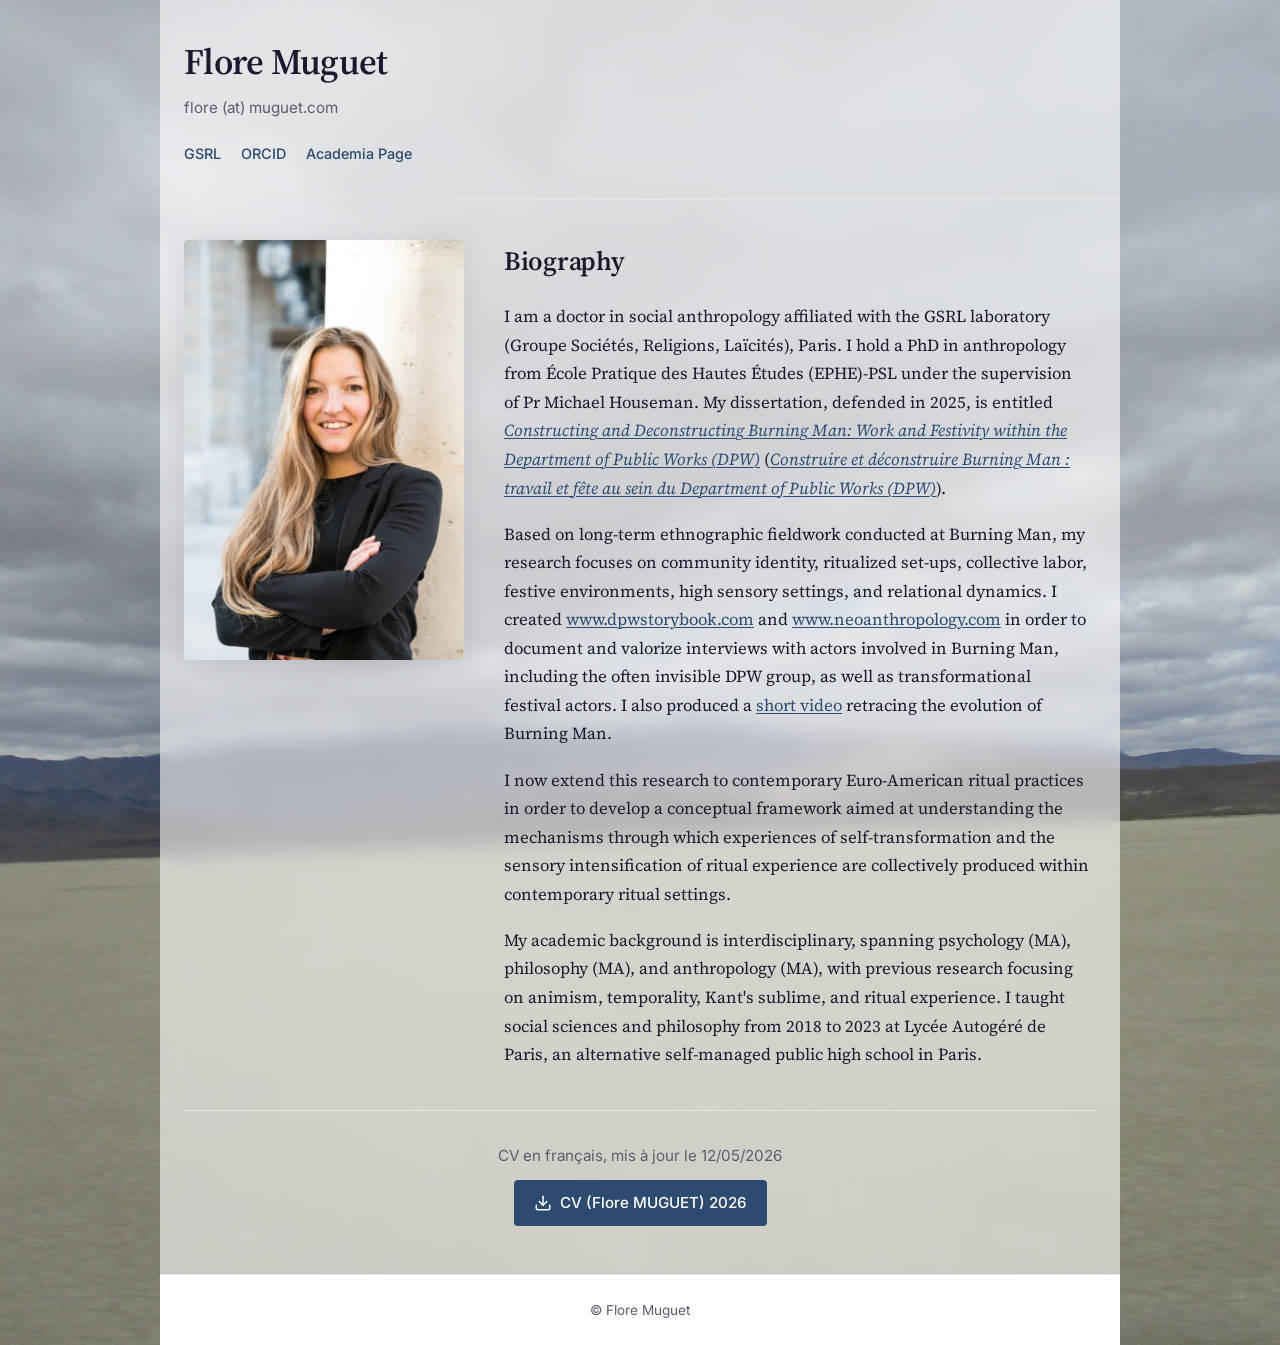
<file: index.html>
<!DOCTYPE html>
<html lang="en">
<head>
  <meta charset="UTF-8">
  <meta name="viewport" content="width=device-width, initial-scale=1.0">
  <title>Flore Muguet — Social Anthropologist</title>
  <meta name="description" content="Flore Muguet is a doctor in social anthropology affiliated with the GSRL laboratory in Paris. Research on Burning Man, ritual practices, and contemporary Euro-American ritual settings.">
  <link rel="canonical" href="https://www.floremuguet.com/">
  <meta name="robots" content="index, follow">

  <!-- Open Graph -->
  <meta property="og:type" content="website">
  <meta property="og:url" content="https://www.floremuguet.com/">
  <meta property="og:title" content="Flore Muguet — Social Anthropologist">
  <meta property="og:description" content="Doctor in social anthropology affiliated with the GSRL laboratory (Groupe Sociétés, Religions, Laïcités), Paris. Research on Burning Man, ritual practices, and contemporary Euro-American ritual settings.">
  <meta property="og:image" content="https://www.floremuguet.com/assets/portrait.jpg">
  <meta property="og:site_name" content="Flore Muguet">
  <meta property="og:locale" content="en_US">

  <!-- Twitter Card -->
  <meta name="twitter:card" content="summary_large_image">
  <meta name="twitter:title" content="Flore Muguet — Social Anthropologist">
  <meta name="twitter:description" content="Doctor in social anthropology affiliated with the GSRL laboratory in Paris. Research on Burning Man and contemporary ritual practices.">
  <meta name="twitter:image" content="https://www.floremuguet.com/assets/portrait.jpg">

  <!-- Favicon -->
  <link rel="icon" href="/assets/favicon.svg" type="image/svg+xml">

  <!-- Fonts -->
  <link rel="preconnect" href="https://fonts.googleapis.com">
  <link rel="preconnect" href="https://fonts.gstatic.com" crossorigin>
  <link href="https://fonts.googleapis.com/css2?family=Inter:wght@400;500&family=Source+Serif+4:ital,wght@0,400;0,600;1,400&display=swap" rel="stylesheet">

  <!-- Styles -->
  <link rel="stylesheet" href="/css/styles.css">

  <!-- Structured Data -->
  <script type="application/ld+json">
  {
    "@context": "https://schema.org",
    "@graph": [
      {
        "@type": "Person",
        "@id": "https://www.floremuguet.com/#person",
        "name": "Flore Muguet",
        "url": "https://www.floremuguet.com/",
        "image": "https://www.floremuguet.com/assets/portrait.jpg",
        "email": "mailto:flore(at)muguet.com",
        "jobTitle": "Doctor in Social Anthropology",
        "affiliation": {
          "@type": "Organization",
          "name": "GSRL — Groupe Sociétés, Religions, Laïcités",
          "url": "https://gsrl-cnrs.fr/"
        },
        "alumniOf": {
          "@type": "CollegeOrUniversity",
          "name": "École Pratique des Hautes Études (EPHE)-PSL"
        },
        "sameAs": [
          "https://orcid.org/0009-0000-4965-5233",
          "https://ephe-sorbonne.academia.edu/FloreMuguet",
          "https://gsrl-cnrs.fr/membres/muguet-flore/"
        ],
        "knowsAbout": [
          "Social Anthropology",
          "Burning Man",
          "Ritual Practices",
          "Ethnography"
        ]
      },
      {
        "@type": "WebPage",
        "@id": "https://www.floremuguet.com/#webpage",
        "url": "https://www.floremuguet.com/",
        "name": "Biography — Flore Muguet",
        "description": "Biography of Flore Muguet, doctor in social anthropology affiliated with the GSRL laboratory in Paris.",
        "isPartOf": {
          "@type": "WebSite",
          "@id": "https://www.floremuguet.com/#website",
          "url": "https://www.floremuguet.com/",
          "name": "Flore Muguet"
        },
        "about": {
          "@id": "https://www.floremuguet.com/#person"
        },
        "inLanguage": "en"
      }
    ]
  }
  </script>
</head>
<body>
  <div class="site-wrapper">
    <header class="site-header">
      <div class="container site-header__inner">
        <h1 class="site-title"><a href="/">Flore Muguet</a></h1>
        <p class="site-email"><a href="mailto:flore(at)muguet.com" rel="noopener noreferrer">flore (at) muguet.com</a></p>
        <ul class="profile-links" aria-label="Academic profiles">
          <li><a href="https://gsrl-cnrs.fr/membres/muguet-flore/" target="_blank" rel="noopener noreferrer">GSRL</a></li>
          <li><a href="https://orcid.org/0009-0000-4965-5233" target="_blank" rel="noopener noreferrer">ORCID</a></li>
          <li><a href="https://ephe-sorbonne.academia.edu/FloreMuguet" target="_blank" rel="noopener noreferrer">Academia Page</a></li>
        </ul>
      </div>
    </header>

    <main class="site-main" id="main-content">
      <div class="container">
        <article class="biography">
          <figure class="biography__photo">
            <picture>
              <source srcset="/assets/portrait.webp" type="image/webp">
              <img
                src="/assets/portrait.jpg"
                alt="Portrait of Flore Muguet"
                width="600"
                height="900"
                loading="eager"
                decoding="async"
              >
            </picture>
          </figure>

          <div class="biography__content">
            <h2>Biography</h2>

            <p>I am a doctor in social anthropology affiliated with the GSRL laboratory (Groupe Sociétés, Religions, Laïcités), Paris. I hold a PhD in anthropology from École Pratique des Hautes Études (EPHE)-PSL under the supervision of Pr Michael Houseman. My dissertation, defended in 2025, is entitled <a href="https://theses.hal.science/tel-05633104" target="_blank" rel="noopener noreferrer"><em>Constructing and Deconstructing Burning Man: Work and Festivity within the Department of Public Works (DPW)</em></a> (<a href="https://theses.hal.science/tel-05633104" target="_blank" rel="noopener noreferrer"><em>Construire et déconstruire Burning Man : travail et fête au sein du Department of Public Works (DPW)</em></a>).</p>

            <p>Based on long-term ethnographic fieldwork conducted at Burning Man, my research focuses on community identity, ritualized set-ups, collective labor, festive environments, high sensory settings, and relational dynamics. I created <a href="https://www.dpwstorybook.com/">www.dpwstorybook.com</a> and <a href="https://www.neoanthropology.com/">www.neoanthropology.com</a> in order to document and valorize interviews with actors involved in Burning Man, including the often invisible DPW group, as well as transformational festival actors. I also produced a <a href="https://www.youtube.com/watch?v=_krTxHY3uoQ">short video</a> retracing the evolution of Burning Man.</p>

            <p>I now extend this research to contemporary Euro-American ritual practices in order to develop a conceptual framework aimed at understanding the mechanisms through which experiences of self-transformation and the sensory intensification of ritual experience are collectively produced within contemporary ritual settings.</p>

            <p>My academic background is interdisciplinary, spanning psychology (MA), philosophy (MA), and anthropology (MA), with previous research focusing on animism, temporality, Kant's sublime, and ritual experience. I taught social sciences and philosophy from 2018 to 2023 at Lycée Autogéré de Paris, an alternative self-managed public high school in Paris.</p>
          </div>
        </article>

        <section class="cv-section" aria-labelledby="cv-heading">
          <p id="cv-heading">CV en français, mis à jour le 12/05/2026</p>
          <a class="cv-link" href="/assets/cv-flore-muguet-2026.pdf" download>
            <svg xmlns="http://www.w3.org/2000/svg" width="18" height="18" viewBox="0 0 24 24" fill="none" stroke="currentColor" stroke-width="2" stroke-linecap="round" stroke-linejoin="round" aria-hidden="true">
              <path d="M21 15v4a2 2 0 0 1-2 2H5a2 2 0 0 1-2-2v-4"/>
              <polyline points="7 10 12 15 17 10"/>
              <line x1="12" y1="15" x2="12" y2="3"/>
            </svg>
            CV (Flore MUGUET) 2026
          </a>
        </section>
      </div>
    </main>

    <footer class="site-footer">
      <div class="container">
        <p>&copy; Flore Muguet</p>
      </div>
    </footer>
  </div>
</body>
</html>
</file>
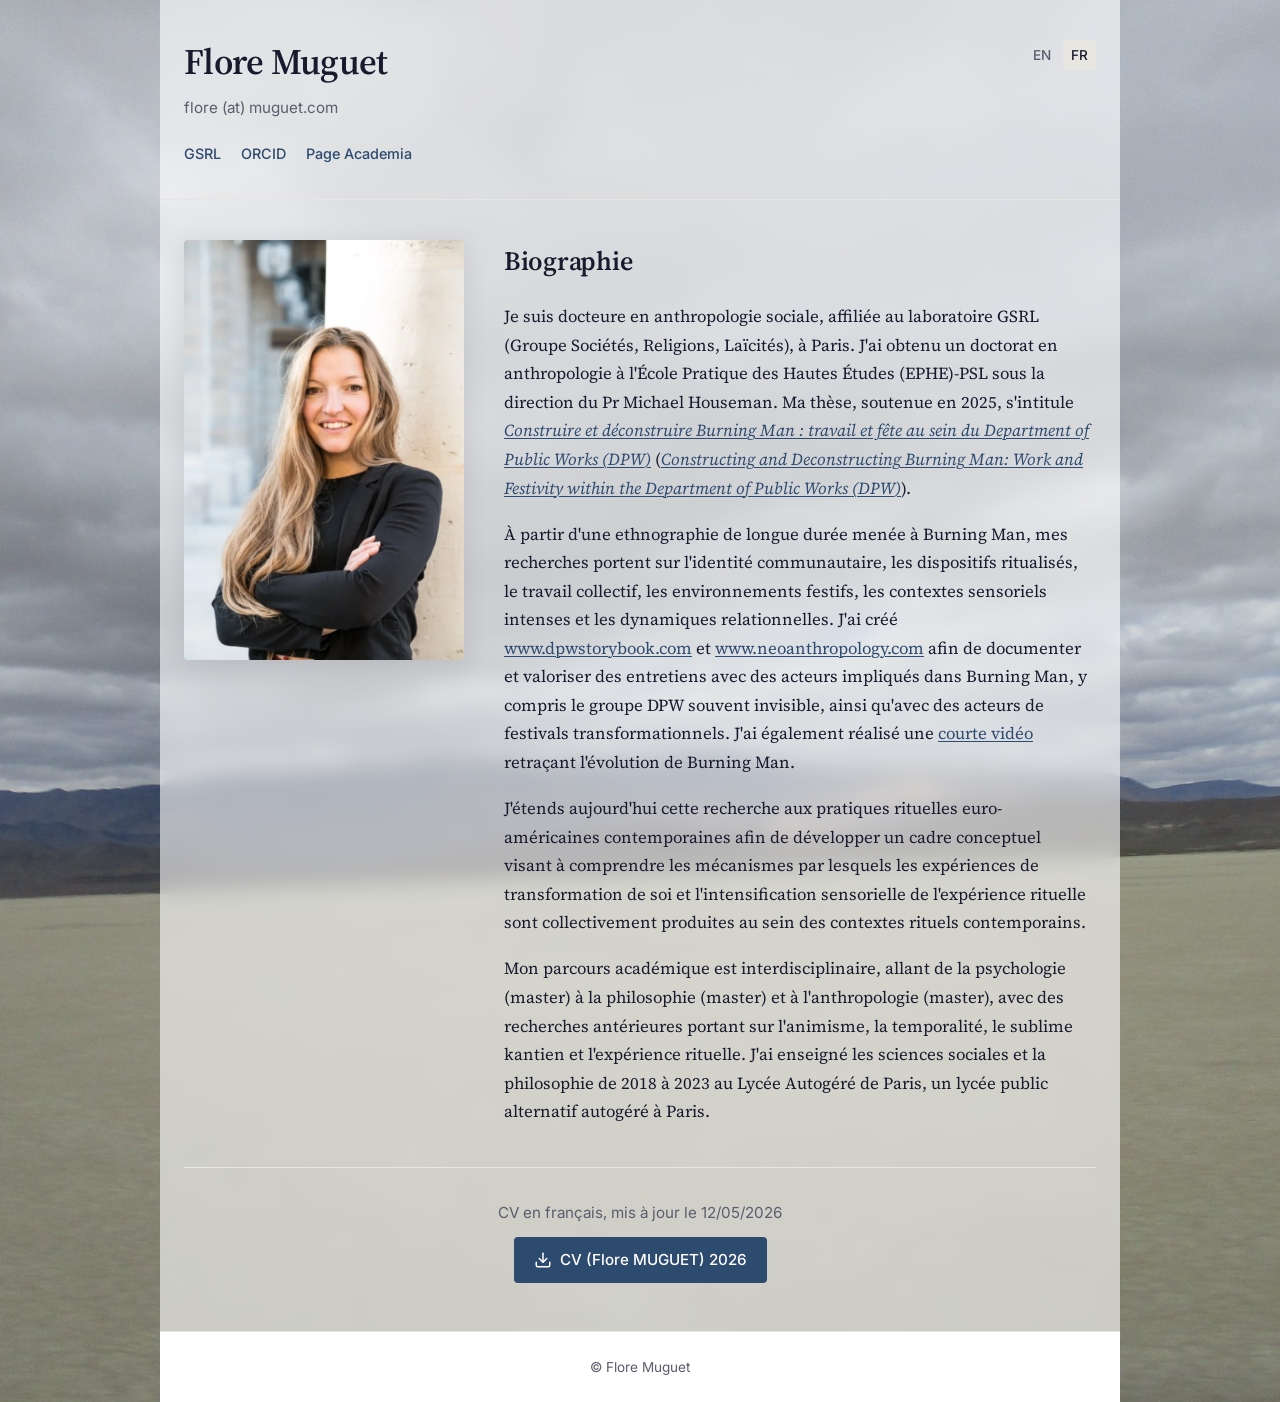
<file: fr/index.html>
<!DOCTYPE html>
<html lang="fr">
<head>
  <meta charset="UTF-8">
  <meta name="viewport" content="width=device-width, initial-scale=1.0">
  <title>Flore Muguet — Anthropologue sociale</title>
  <meta name="description" content="Flore Muguet est docteure en anthropologie sociale, affiliée au laboratoire GSRL à Paris. Recherches sur Burning Man, les pratiques rituelles et les contextes rituels euro-américains contemporains.">
  <link rel="canonical" href="https://www.floremuguet.com/fr/">
  <link rel="alternate" hreflang="en" href="https://www.floremuguet.com/">
  <link rel="alternate" hreflang="fr" href="https://www.floremuguet.com/fr/">
  <meta name="robots" content="index, follow">

  <!-- Open Graph -->
  <meta property="og:type" content="website">
  <meta property="og:url" content="https://www.floremuguet.com/fr/">
  <meta property="og:title" content="Flore Muguet — Anthropologue sociale">
  <meta property="og:description" content="Docteure en anthropologie sociale affiliée au laboratoire GSRL (Groupe Sociétés, Religions, Laïcités), Paris. Recherches sur Burning Man, les pratiques rituelles et les contextes rituels euro-américains contemporains.">
  <meta property="og:image" content="https://www.floremuguet.com/assets/portrait.jpg">
  <meta property="og:site_name" content="Flore Muguet">
  <meta property="og:locale" content="fr_FR">
  <meta property="og:locale:alternate" content="en_US">

  <!-- Twitter Card -->
  <meta name="twitter:card" content="summary_large_image">
  <meta name="twitter:title" content="Flore Muguet — Anthropologue sociale">
  <meta name="twitter:description" content="Docteure en anthropologie sociale affiliée au laboratoire GSRL à Paris. Recherches sur Burning Man et les pratiques rituelles contemporaines.">
  <meta name="twitter:image" content="https://www.floremuguet.com/assets/portrait.jpg">

  <!-- Favicon -->
  <link rel="icon" href="/assets/favicon.svg" type="image/svg+xml">

  <!-- Fonts -->
  <link rel="preconnect" href="https://fonts.googleapis.com">
  <link rel="preconnect" href="https://fonts.gstatic.com" crossorigin>
  <link href="https://fonts.googleapis.com/css2?family=Inter:wght@400;500&family=Source+Serif+4:ital,wght@0,400;0,600;1,400&display=swap" rel="stylesheet">

  <!-- Styles -->
  <link rel="stylesheet" href="/css/styles.css">

  <!-- Structured Data -->
  <script type="application/ld+json">
  {
    "@context": "https://schema.org",
    "@graph": [
      {
        "@type": "Person",
        "@id": "https://www.floremuguet.com/#person",
        "name": "Flore Muguet",
        "url": "https://www.floremuguet.com/",
        "image": "https://www.floremuguet.com/assets/portrait.jpg",
        "email": "mailto:flore(at)muguet.com",
        "jobTitle": "Docteure en anthropologie sociale",
        "affiliation": {
          "@type": "Organization",
          "name": "GSRL — Groupe Sociétés, Religions, Laïcités",
          "url": "https://gsrl-cnrs.fr/"
        },
        "alumniOf": {
          "@type": "CollegeOrUniversity",
          "name": "École Pratique des Hautes Études (EPHE)-PSL"
        },
        "sameAs": [
          "https://orcid.org/0009-0000-4965-5233",
          "https://ephe-sorbonne.academia.edu/FloreMuguet",
          "https://gsrl-cnrs.fr/membres/muguet-flore/"
        ],
        "knowsAbout": [
          "Anthropologie sociale",
          "Burning Man",
          "Pratiques rituelles",
          "Ethnographie"
        ]
      },
      {
        "@type": "WebPage",
        "@id": "https://www.floremuguet.com/fr/#webpage",
        "url": "https://www.floremuguet.com/fr/",
        "name": "Biographie — Flore Muguet",
        "description": "Biographie de Flore Muguet, docteure en anthropologie sociale affiliée au laboratoire GSRL à Paris.",
        "isPartOf": {
          "@type": "WebSite",
          "@id": "https://www.floremuguet.com/#website",
          "url": "https://www.floremuguet.com/",
          "name": "Flore Muguet"
        },
        "about": {
          "@id": "https://www.floremuguet.com/#person"
        },
        "inLanguage": "fr"
      }
    ]
  }
  </script>
</head>
<body>
  <div class="site-wrapper">
    <header class="site-header">
      <div class="container site-header__inner">
        <div class="site-header__top">
          <h1 class="site-title"><a href="/fr/">Flore Muguet</a></h1>
          <nav class="lang-nav" aria-label="Langue">
            <ul class="lang-nav__list">
              <li><a href="/" hreflang="en" lang="en">EN</a></li>
              <li><a href="/fr/" hreflang="fr" lang="fr" aria-current="page">FR</a></li>
            </ul>
          </nav>
        </div>
        <p class="site-email"><a href="mailto:flore(at)muguet.com" rel="noopener noreferrer">flore (at) muguet.com</a></p>
        <ul class="profile-links" aria-label="Profils académiques">
          <li><a href="https://gsrl-cnrs.fr/membres/muguet-flore/" target="_blank" rel="noopener noreferrer">GSRL</a></li>
          <li><a href="https://orcid.org/0009-0000-4965-5233" target="_blank" rel="noopener noreferrer">ORCID</a></li>
          <li><a href="https://ephe-sorbonne.academia.edu/FloreMuguet" target="_blank" rel="noopener noreferrer">Page Academia</a></li>
        </ul>
      </div>
    </header>

    <main class="site-main" id="main-content">
      <div class="container">
        <article class="biography">
          <figure class="biography__photo">
            <picture>
              <source srcset="/assets/portrait.webp" type="image/webp">
              <img
                src="/assets/portrait.jpg"
                alt="Portrait de Flore Muguet"
                width="600"
                height="900"
                loading="eager"
                decoding="async"
              >
            </picture>
          </figure>

          <div class="biography__content">
            <h2>Biographie</h2>

            <p>Je suis docteure en anthropologie sociale, affiliée au laboratoire GSRL (Groupe Sociétés, Religions, Laïcités), à Paris. J'ai obtenu un doctorat en anthropologie à l'École Pratique des Hautes Études (EPHE)-PSL sous la direction du Pr Michael Houseman. Ma thèse, soutenue en 2025, s'intitule <a href="https://theses.hal.science/tel-05633104" target="_blank" rel="noopener noreferrer"><em>Construire et déconstruire Burning Man : travail et fête au sein du Department of Public Works (DPW)</em></a> (<a href="https://theses.hal.science/tel-05633104" target="_blank" rel="noopener noreferrer"><em>Constructing and Deconstructing Burning Man: Work and Festivity within the Department of Public Works (DPW)</em></a>).</p>

            <p>À partir d'une ethnographie de longue durée menée à Burning Man, mes recherches portent sur l'identité communautaire, les dispositifs ritualisés, le travail collectif, les environnements festifs, les contextes sensoriels intenses et les dynamiques relationnelles. J'ai créé <a href="https://www.dpwstorybook.com/">www.dpwstorybook.com</a> et <a href="https://www.neoanthropology.com/">www.neoanthropology.com</a> afin de documenter et valoriser des entretiens avec des acteurs impliqués dans Burning Man, y compris le groupe DPW souvent invisible, ainsi qu'avec des acteurs de festivals transformationnels. J'ai également réalisé une <a href="https://www.youtube.com/watch?v=_krTxHY3uoQ">courte vidéo</a> retraçant l'évolution de Burning Man.</p>

            <p>J'étends aujourd'hui cette recherche aux pratiques rituelles euro-américaines contemporaines afin de développer un cadre conceptuel visant à comprendre les mécanismes par lesquels les expériences de transformation de soi et l'intensification sensorielle de l'expérience rituelle sont collectivement produites au sein des contextes rituels contemporains.</p>

            <p>Mon parcours académique est interdisciplinaire, allant de la psychologie (master) à la philosophie (master) et à l'anthropologie (master), avec des recherches antérieures portant sur l'animisme, la temporalité, le sublime kantien et l'expérience rituelle. J'ai enseigné les sciences sociales et la philosophie de 2018 à 2023 au Lycée Autogéré de Paris, un lycée public alternatif autogéré à Paris.</p>
          </div>
        </article>

        <section class="cv-section" aria-labelledby="cv-heading">
          <p id="cv-heading">CV en français, mis à jour le 12/05/2026</p>
          <a class="cv-link" href="/assets/cv-flore-muguet-2026.pdf" download>
            <svg xmlns="http://www.w3.org/2000/svg" width="18" height="18" viewBox="0 0 24 24" fill="none" stroke="currentColor" stroke-width="2" stroke-linecap="round" stroke-linejoin="round" aria-hidden="true">
              <path d="M21 15v4a2 2 0 0 1-2 2H5a2 2 0 0 1-2-2v-4"/>
              <polyline points="7 10 12 15 17 10"/>
              <line x1="12" y1="15" x2="12" y2="3"/>
            </svg>
            CV (Flore MUGUET) 2026
          </a>
        </section>
      </div>
    </main>

    <footer class="site-footer">
      <div class="container">
        <p>&copy; Flore Muguet</p>
      </div>
    </footer>
  </div>
</body>
</html>
</file>
<file: css/styles.css>
/* Flore Muguet — static site styles */

:root {
  --color-bg: #faf9f7;
  --color-surface: #ffffff;
  --color-text: #1a1a2e;
  --color-text-muted: #5c5c6e;
  --color-accent: #2d4a6f;
  --color-accent-hover: #1e3554;
  --color-border: #e8e6e1;
  --font-serif: "Source Serif 4", Georgia, "Times New Roman", serif;
  --font-sans: "Inter", system-ui, -apple-system, sans-serif;
  --max-width: 960px;
  --spacing: 1.5rem;
}

*,
*::before,
*::after {
  box-sizing: border-box;
}

html {
  font-size: 100%;
  scroll-behavior: smooth;
}

body {
  margin: 0;
  font-family: var(--font-sans);
  font-size: 1rem;
  line-height: 1.65;
  color: var(--color-text);
  background-color: var(--color-bg);
  -webkit-font-smoothing: antialiased;
  background-image: url(/assets/background.jpg);
  background-size: cover;
  background-position: center;
  background-repeat: no-repeat;
}

img {
  max-width: 100%;
  height: auto;
  display: block;
}

a {
  color: var(--color-accent);
  text-decoration-thickness: 1px;
  text-underline-offset: 2px;
  transition: color 0.15s ease;
}

a:hover,
a:focus-visible {
  color: var(--color-accent-hover);
}

/* Layout */

.site-wrapper {
  min-height: 100vh;
  display: flex;
  flex-direction: column;
  max-width: var(--max-width);
  margin: 0 auto;
  background-color: rgba(255, 255, 255, 0.6);
  backdrop-filter: blur(10px);
}

.container {
  width: 100%;
  max-width: var(--max-width);
  margin: 0 auto;
  padding: 0 var(--spacing);
}

/* Header */

.site-header {
  padding: 2.5rem 0 2rem;
  border-bottom: 1px solid var(--color-border);
}

.site-header__inner {
  display: flex;
  flex-direction: column;
  gap: 0.75rem;
}

.site-header__top {
  display: flex;
  justify-content: space-between;
  align-items: flex-start;
  gap: 1rem;
}

.lang-nav__list {
  display: flex;
  gap: 0.25rem;
  margin: 0;
  padding: 0;
  list-style: none;
}

.lang-nav a {
  display: inline-block;
  padding: 0.25rem 0.5rem;
  font-size: 0.85rem;
  font-weight: 500;
  color: var(--color-text-muted);
  text-decoration: none;
  border-radius: 3px;
}

.lang-nav a:hover,
.lang-nav a:focus-visible {
  color: var(--color-accent);
}

.lang-nav a[aria-current="page"] {
  color: var(--color-text);
  background-color: var(--color-border);
}

.site-title {
  margin: 0;
  font-family: var(--font-serif);
  font-size: clamp(1.75rem, 4vw, 2.25rem);
  font-weight: 600;
  letter-spacing: -0.02em;
  line-height: 1.2;
}

.site-title a {
  color: inherit;
  text-decoration: none;
}

.site-title a:hover,
.site-title a:focus-visible {
  color: var(--color-accent);
}

.site-email {
  margin: 0;
  font-size: 0.95rem;
}

.site-email a {
  color: var(--color-text-muted);
  text-decoration: none;
}

.site-email a:hover,
.site-email a:focus-visible {
  color: var(--color-accent);
  text-decoration: underline;
}

.profile-links {
  display: flex;
  flex-wrap: wrap;
  gap: 0.5rem 1.25rem;
  margin: 0.5rem 0 0;
  padding: 0;
  list-style: none;
}

.profile-links a {
  font-size: 0.9rem;
  font-weight: 500;
  text-decoration: none;
}

.profile-links a:hover,
.profile-links a:focus-visible {
  text-decoration: underline;
}

/* Main content */

.site-main {
  flex: 1;
  padding: 2.5rem 0 3rem;
}

.biography {
  display: grid;
  gap: 2rem;
  align-items: start;
}

@media (min-width: 640px) {
  .biography {
    grid-template-columns: minmax(200px, 280px) 1fr;
    gap: 2.5rem;
  }
}

.biography__photo {
  margin: 0;
}

.biography__photo picture,
.biography__photo img {
  border-radius: 4px;
  box-shadow: 0 4px 24px rgba(26, 26, 46, 0.1);
}

.biography__photo figcaption {
  margin-top: 0.75rem;
  font-size: 0.8rem;
  color: var(--color-text-muted);
  text-align: center;
}

.biography__content h2 {
  margin: 0 0 1.25rem;
  font-family: var(--font-serif);
  font-size: clamp(1.35rem, 3vw, 1.65rem);
  font-weight: 600;
  letter-spacing: -0.01em;
}

.biography__content p {
  margin: 0 0 1.1rem;
  max-width: 65ch;
  font-family: var(--font-serif);
  font-size: 1.05rem;
  line-height: 1.7;
}

.biography__content p:last-child {
  margin-bottom: 0;
}

/* CV section */

.cv-section {
  margin-top: 2.5rem;
  padding-top: 2rem;
  border-top: 1px solid var(--color-border);
  text-align: center;
}

.cv-section p {
  margin: 0 0 0.75rem;
  font-size: 0.95rem;
  color: var(--color-text-muted);
}

.cv-link {
  display: inline-flex;
  align-items: center;
  gap: 0.5rem;
  padding: 0.65rem 1.25rem;
  font-size: 0.95rem;
  font-weight: 500;
  color: var(--color-surface);
  background-color: var(--color-accent);
  border-radius: 4px;
  text-decoration: none;
  transition: background-color 0.15s ease;
}

.cv-link:hover,
.cv-link:focus-visible {
  color: var(--color-surface);
  background-color: var(--color-accent-hover);
}

.cv-link svg {
  flex-shrink: 0;
}

/* Footer */

.site-footer {
  padding: 1.5rem 0;
  border-top: 1px solid var(--color-border);
  background-color: var(--color-surface);
}

.site-footer p {
  margin: 0;
  font-size: 0.85rem;
  color: var(--color-text-muted);
  text-align: center;
}

/* Accessibility */

:focus-visible {
  outline: 2px solid var(--color-accent);
  outline-offset: 2px;
}

@media (prefers-reduced-motion: reduce) {
  html {
    scroll-behavior: auto;
  }

  *,
  *::before,
  *::after {
    transition-duration: 0.01ms !important;
  }
}
</file>
